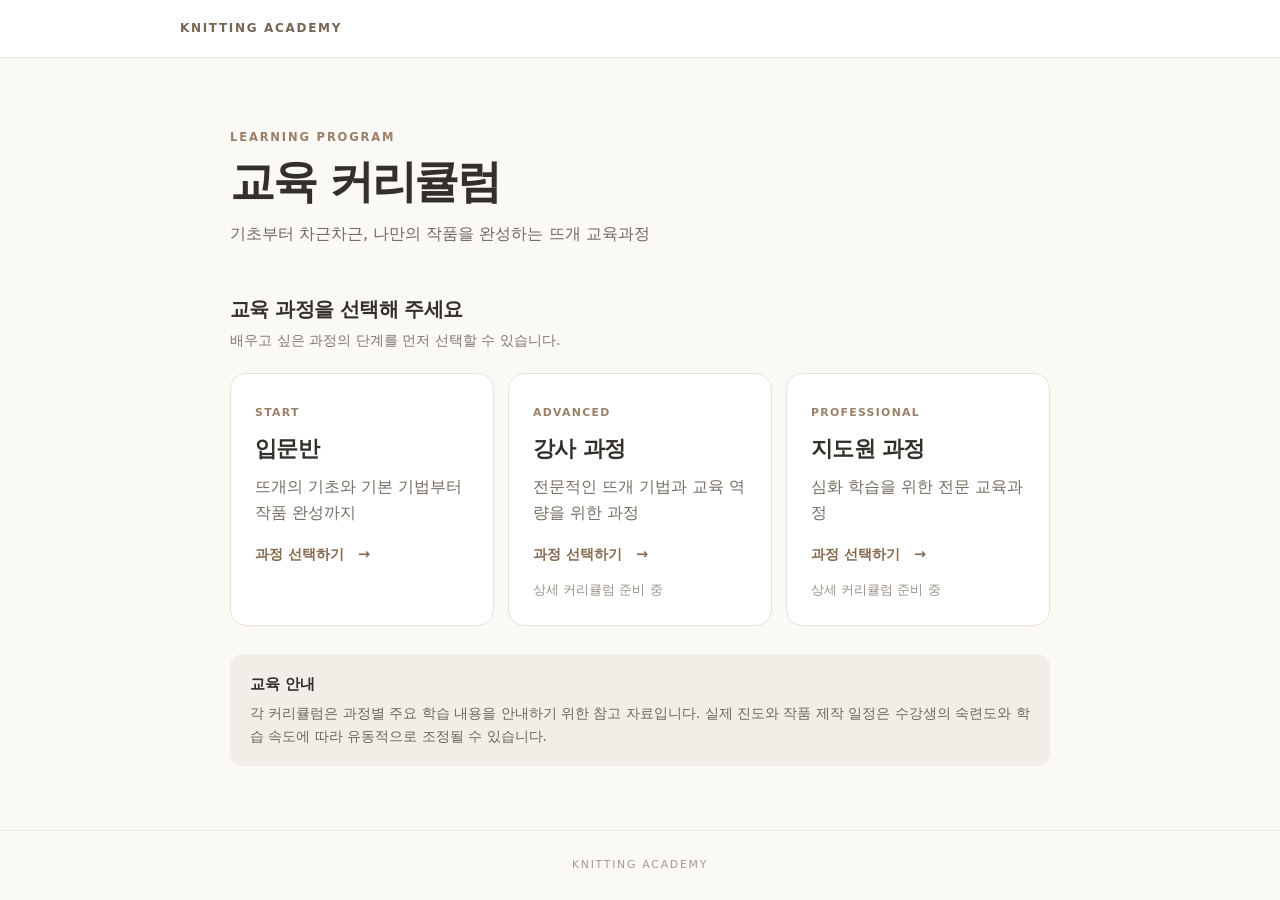
<file: index.html>
<!doctype html>
<html lang="ko"><head><meta charset="utf-8"><meta name="viewport" content="width=device-width,initial-scale=1"><meta name="theme-color" content="#f5f1eb"><title>교육 커리큘럼 | 니팅 아카데미</title><link rel="stylesheet" href="assets/style.css"></head>
<body><header class="site-head"><a class="brand" href="index.html">KNITTING ACADEMY</a></header>
<main class="wrap"><section class="hero"><p class="eyebrow">LEARNING PROGRAM</p><h1>교육 커리큘럼</h1><p class="lead">기초부터 차근차근, 나만의 작품을 완성하는 뜨개 교육과정</p></section>
<section class="intro"><h2>교육 과정을 선택해 주세요</h2><p>배우고 싶은 과정의 단계를 먼저 선택할 수 있습니다.</p></section>
<div class="stage-grid">
<a class="stage-card" href="curriculum/beginner/index.html"><span class="tag">START</span><h2>입문반</h2><p>뜨개의 기초와 기본 기법부터 작품 완성까지</p><span class="arrow">과정 선택하기　→</span></a>
<a class="stage-card" href="curriculum/teacher/index.html"><span class="tag">ADVANCED</span><h2>강사 과정</h2><p>전문적인 뜨개 기법과 교육 역량을 위한 과정</p><span class="arrow">과정 선택하기　→</span><small>상세 커리큘럼 준비 중</small></a>
<a class="stage-card" href="curriculum/instructor/index.html"><span class="tag">PROFESSIONAL</span><h2>지도원 과정</h2><p>심화 학습을 위한 전문 교육과정</p><span class="arrow">과정 선택하기　→</span><small>상세 커리큘럼 준비 중</small></a>
</div>
<section class="note"><h3>교육 안내</h3><p>각 커리큘럼은 과정별 주요 학습 내용을 안내하기 위한 참고 자료입니다. 실제 진도와 작품 제작 일정은 수강생의 숙련도와 학습 속도에 따라 유동적으로 조정될 수 있습니다.</p></section>
</main><footer>KNITTING ACADEMY</footer></body></html>
</file>
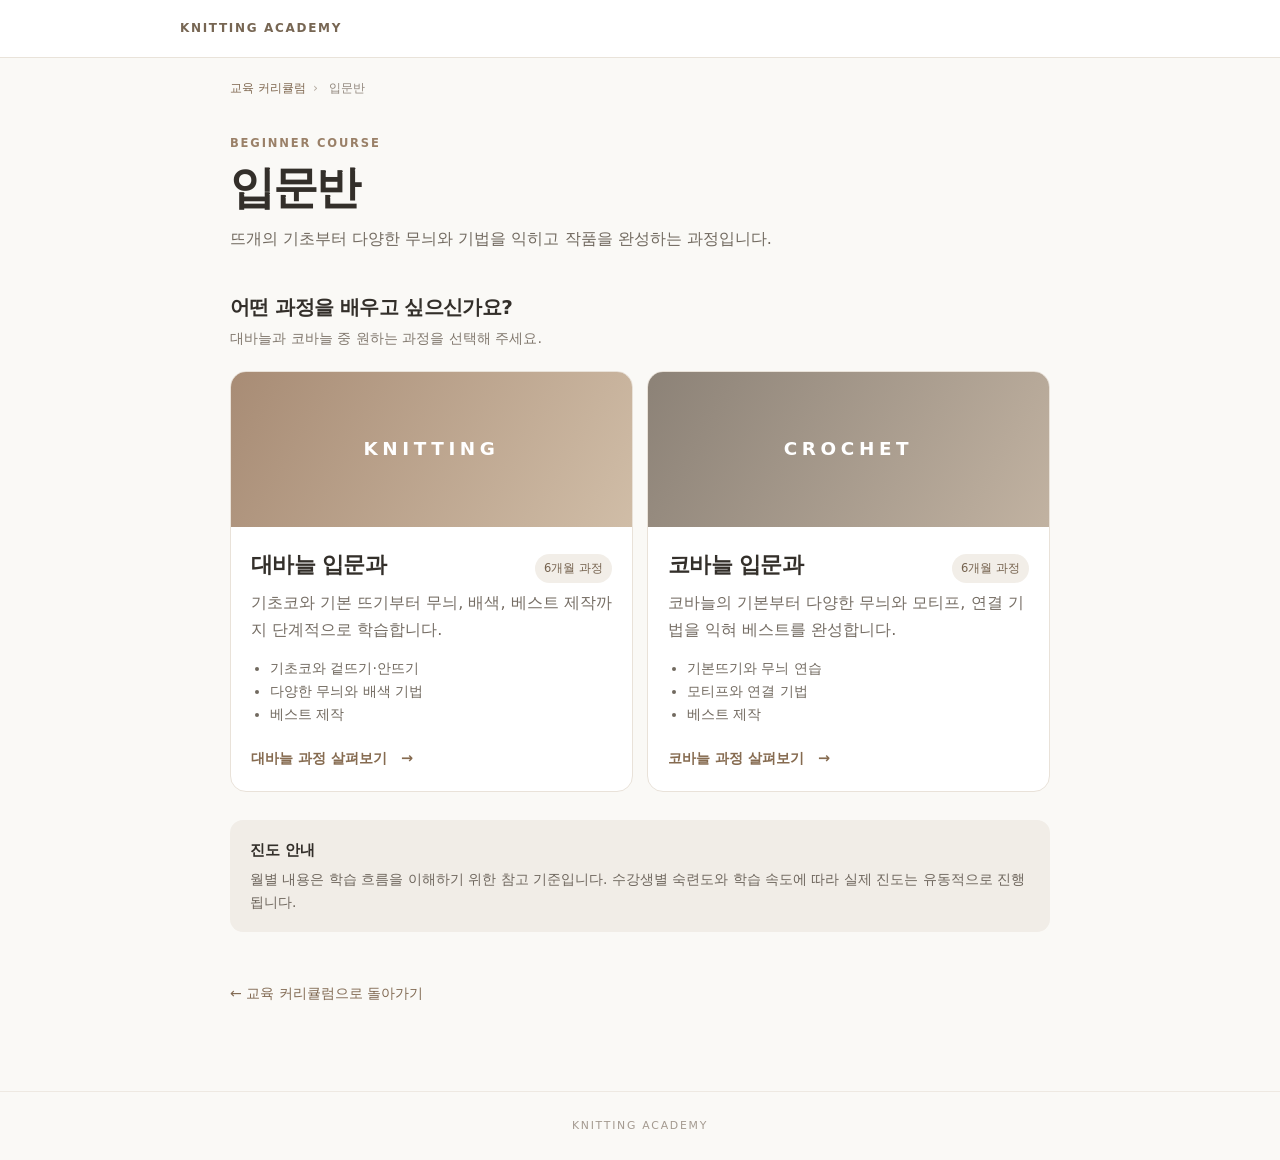
<file: curriculum/beginner/index.html>
<!doctype html>
<html lang="ko"><head><meta charset="utf-8"><meta name="viewport" content="width=device-width,initial-scale=1"><title>입문반 | 니팅 아카데미</title><link rel="stylesheet" href="../../assets/style.css"></head>
<body><header class="site-head"><a class="brand" href="../../index.html">KNITTING ACADEMY</a></header><main class="wrap">
<nav class="crumb"><a href="../../index.html">교육 커리큘럼</a><span>›</span> 입문반</nav>
<section class="hero compact"><p class="eyebrow">BEGINNER COURSE</p><h1>입문반</h1><p class="lead">뜨개의 기초부터 다양한 무늬와 기법을 익히고 작품을 완성하는 과정입니다.</p></section>
<section class="intro"><h2>어떤 과정을 배우고 싶으신가요?</h2><p>대바늘과 코바늘 중 원하는 과정을 선택해 주세요.</p></section>
<div class="choice-grid">
<a class="choice-card" href="knitting/index.html"><div class="choice-art needles" aria-hidden="true">KNITTING</div><div class="choice-body"><div class="line"><h2>대바늘 입문과</h2><span class="duration">6개월 과정</span></div><p>기초코와 기본 뜨기부터 무늬, 배색, 베스트 제작까지 단계적으로 학습합니다.</p><ul><li>기초코와 겉뜨기·안뜨기</li><li>다양한 무늬와 배색 기법</li><li>베스트 제작</li></ul><span class="arrow">대바늘 과정 살펴보기　→</span></div></a>
<a class="choice-card" href="crochet/index.html"><div class="choice-art hook" aria-hidden="true">CROCHET</div><div class="choice-body"><div class="line"><h2>코바늘 입문과</h2><span class="duration">6개월 과정</span></div><p>코바늘의 기본부터 다양한 무늬와 모티프, 연결 기법을 익혀 베스트를 완성합니다.</p><ul><li>기본뜨기와 무늬 연습</li><li>모티프와 연결 기법</li><li>베스트 제작</li></ul><span class="arrow">코바늘 과정 살펴보기　→</span></div></a>
</div>
<section class="note"><h3>진도 안내</h3><p>월별 내용은 학습 흐름을 이해하기 위한 참고 기준입니다. 수강생별 숙련도와 학습 속도에 따라 실제 진도는 유동적으로 진행됩니다.</p></section>
<a class="back-link" href="../../index.html">← 교육 커리큘럼으로 돌아가기</a></main><footer>KNITTING ACADEMY</footer></body></html>
</file>
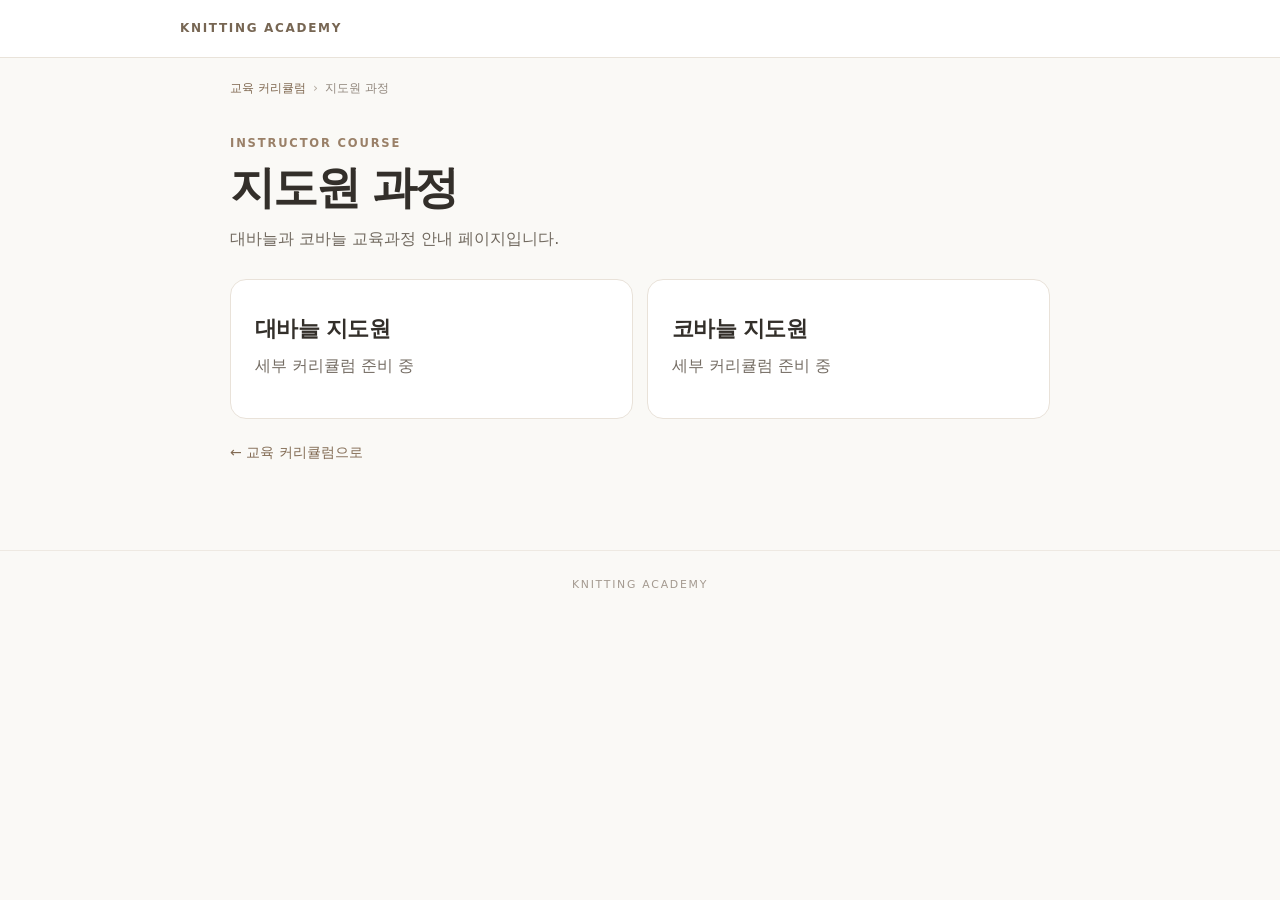
<file: curriculum/instructor/index.html>
<!doctype html><html lang="ko"><head><meta charset="utf-8"><meta name="viewport" content="width=device-width,initial-scale=1"><title>지도원 과정 | 니팅 아카데미</title><link rel="stylesheet" href="../../assets/style.css"></head><body><header class="site-head"><a class="brand" href="../../index.html">KNITTING ACADEMY</a></header><main class="wrap"><nav class="crumb"><a href="../../index.html">교육 커리큘럼</a><span>›</span>지도원 과정</nav><section class="hero compact"><p class="eyebrow">INSTRUCTOR COURSE</p><h1>지도원 과정</h1><p class="lead">대바늘과 코바늘 교육과정 안내 페이지입니다.</p></section><div class="choice-grid"><a class="stage-card" href="#"><h2>대바늘 지도원</h2><p>세부 커리큘럼 준비 중</p></a><a class="stage-card" href="#"><h2>코바늘 지도원</h2><p>세부 커리큘럼 준비 중</p></a></div><a class="back-link" href="../../index.html">← 교육 커리큘럼으로</a></main><footer>KNITTING ACADEMY</footer></body></html>
</file>
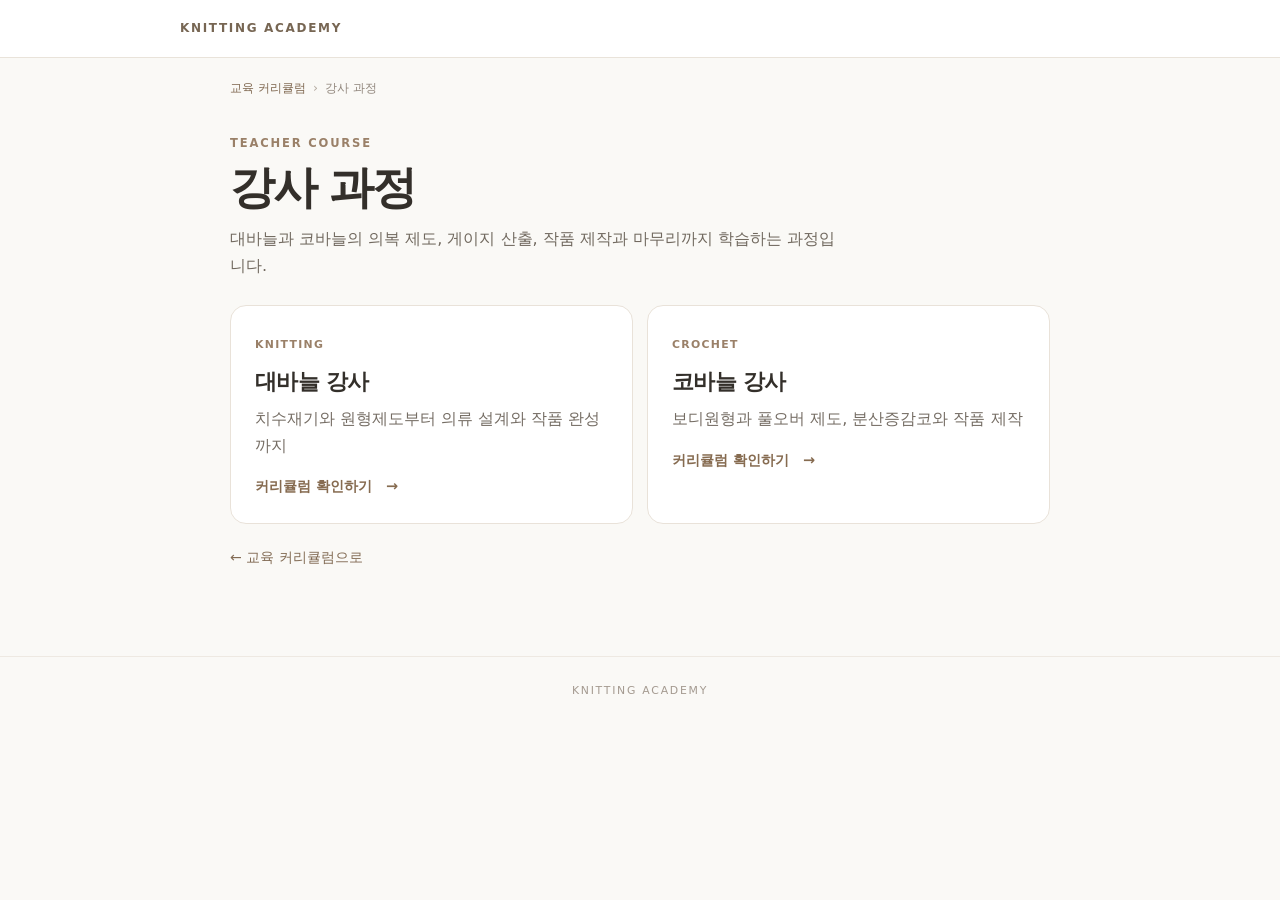
<file: curriculum/teacher/index.html>
<!doctype html>
<html lang="ko"><head><meta charset="utf-8"><meta name="viewport" content="width=device-width,initial-scale=1"><title>강사 과정 | 니팅 아카데미</title><link rel="stylesheet" href="../../assets/style.css"></head>
<body><header class="site-head"><a class="brand" href="../../index.html">KNITTING ACADEMY</a></header><main class="wrap">
<nav class="crumb"><a href="../../index.html">교육 커리큘럼</a><span>›</span>강사 과정</nav>
<section class="hero compact"><p class="eyebrow">TEACHER COURSE</p><h1>강사 과정</h1><p class="lead">대바늘과 코바늘의 의복 제도, 게이지 산출, 작품 제작과 마무리까지 학습하는 과정입니다.</p></section>
<div class="choice-grid">
<a class="stage-card" href="knitting/index.html"><span class="tag">KNITTING</span><h2>대바늘 강사</h2><p>치수재기와 원형제도부터 의류 설계와 작품 완성까지</p><span class="arrow">커리큘럼 확인하기　→</span></a>
<a class="stage-card" href="crochet/index.html"><span class="tag">CROCHET</span><h2>코바늘 강사</h2><p>보디원형과 풀오버 제도, 분산증감코와 작품 제작</p><span class="arrow">커리큘럼 확인하기　→</span></a>
</div><a class="back-link" href="../../index.html">← 교육 커리큘럼으로</a></main><footer>KNITTING ACADEMY</footer></body></html>
</file>
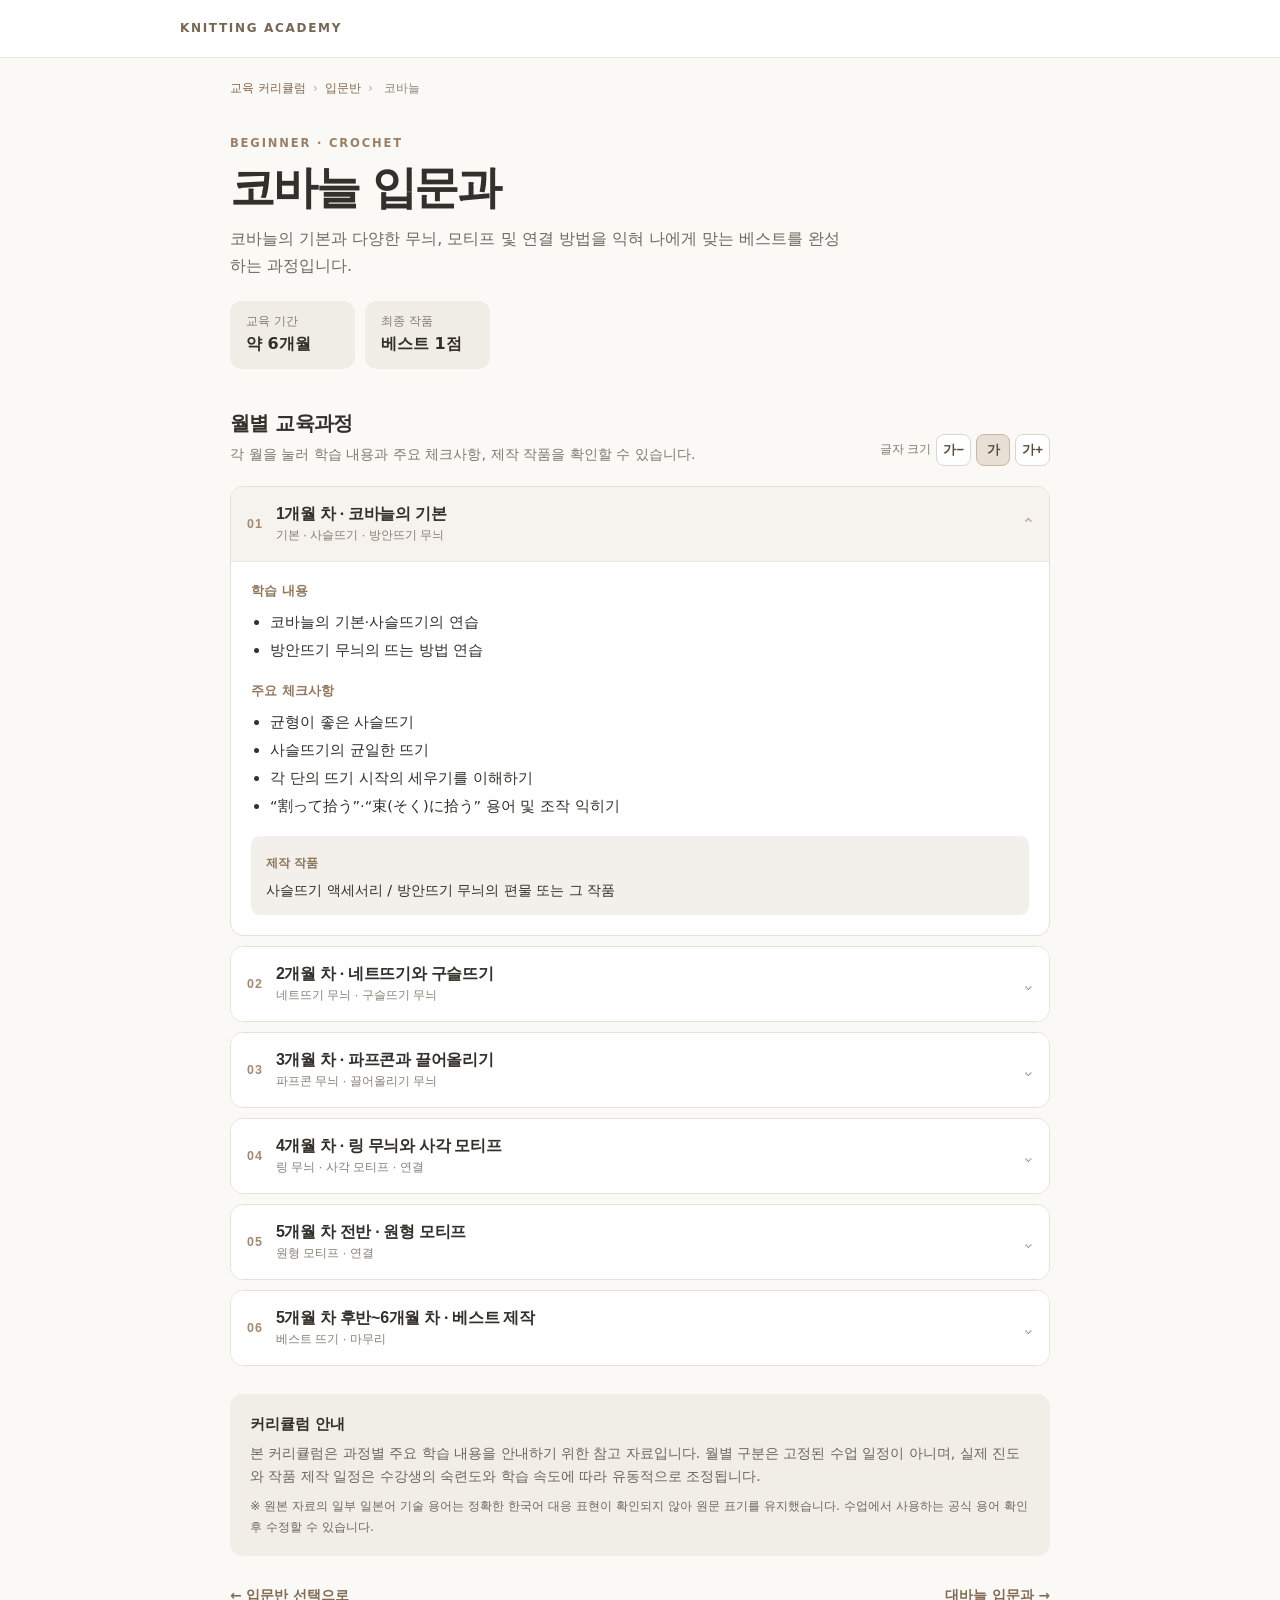
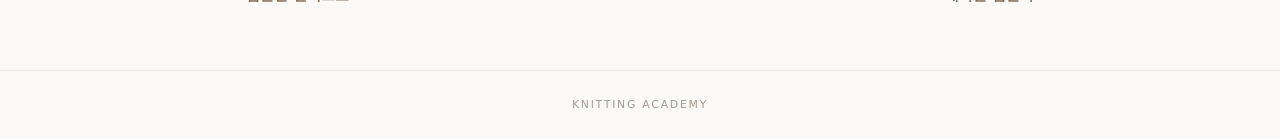
<file: curriculum/beginner/crochet/index.html>
<!doctype html>
<html lang="ko"><head><meta charset="utf-8"><meta name="viewport" content="width=device-width,initial-scale=1"><title>코바늘 입문과 | 니팅 아카데미</title><link rel="stylesheet" href="../../../assets/style.css"><script defer src="../../../assets/course.js"></script></head>
<body><header class="site-head"><a class="brand" href="../../../index.html">KNITTING ACADEMY</a></header><main class="wrap">
<nav class="crumb"><a href="../../../index.html">교육 커리큘럼</a><span>›</span><a href="../index.html">입문반</a><span>›</span> 코바늘</nav>
<section class="hero compact"><p class="eyebrow">BEGINNER · CROCHET</p><h1>코바늘 입문과</h1><p class="lead">코바늘의 기본과 다양한 무늬, 모티프 및 연결 방법을 익혀 나에게 맞는 베스트를 완성하는 과정입니다.</p><div class="facts"><div><small>교육 기간</small><strong>약 6개월</strong></div><div><small>최종 작품</small><strong>베스트 1점</strong></div></div></section>
<section class="intro course-intro"><div><h2>월별 교육과정</h2><p>각 월을 눌러 학습 내용과 주요 체크사항, 제작 작품을 확인할 수 있습니다.</p></div><div class="font-tools" aria-label="글자 크기 조절"><span>글자 크기</span><button data-font="small" aria-label="글자 작게">가−</button><button data-font="normal" class="selected" aria-label="글자 보통">가</button><button data-font="large" aria-label="글자 크게">가+</button></div></section>
<div id="course-list" class="course-list">
<article class="month open"><button class="month-toggle" aria-expanded="true"><span class="month-no">01</span><span class="month-heading"><strong>1개월 차 · 코바늘의 기본</strong><small>기본 · 사슬뜨기 · 방안뜨기 무늬</small></span><span class="chevron">⌃</span></button><div class="month-content"><h3>학습 내용</h3><ul><li>코바늘의 기본·사슬뜨기의 연습</li><li>방안뜨기 무늬의 뜨는 방법 연습</li></ul><h3>주요 체크사항</h3><ul><li>균형이 좋은 사슬뜨기</li><li>사슬뜨기의 균일한 뜨기</li><li>각 단의 뜨기 시작의 세우기를 이해하기</li><li>“割って拾う”·“束(そく)に拾う” 용어 및 조작 익히기</li></ul><div class="work"><b>제작 작품</b><p>사슬뜨기 액세서리 / 방안뜨기 무늬의 편물 또는 그 작품</p></div></div></article>
<article class="month"><button class="month-toggle" aria-expanded="false"><span class="month-no">02</span><span class="month-heading"><strong>2개월 차 · 네트뜨기와 구슬뜨기</strong><small>네트뜨기 무늬 · 구슬뜨기 무늬</small></span><span class="chevron">⌄</span></button><div class="month-content" hidden><h3>학습 내용</h3><ul><li>네트뜨기 무늬의 뜨는 방법 연습</li><li>구슬뜨기 무늬의 뜨는 방법 연습</li></ul><h3>주요 체크사항</h3><ul><li>주운 코의 뒷면과 사슬코 2코를 줍는 방법 확인</li><li>균형이 좋은 네트뜨기</li><li>구슬뜨기 뜨는 방법 익히기</li><li>구슬뜨기 무늬에서 코를 줍는 위치 확인</li></ul><div class="work"><b>제작 작품</b><p>네트뜨기 무늬의 편물 또는 작품 / 구슬뜨기 무늬의 편물 또는 작품</p></div></div></article>
<article class="month"><button class="month-toggle" aria-expanded="false"><span class="month-no">03</span><span class="month-heading"><strong>3개월 차 · 파프콘과 끌어올리기</strong><small>파프콘 무늬 · 끌어올리기 무늬</small></span><span class="chevron">⌄</span></button><div class="month-content" hidden><h3>학습 내용</h3><ul><li>파프콘 무늬의 뜨는 방법 연습</li><li>끌어올리기 무늬의 뜨는 방법 연습</li></ul><h3>주요 체크사항</h3><ul><li>파프콘 뜨기의 앞면과 뒷면 뜨는 방법 익히기</li><li>마무리 기술(돗자리뜨기)</li><li>가장자리 뜨기의 코 줍는 방법</li><li>겉끌어올리기뜨기와 안끌어올리기뜨기 방법 익히기</li></ul><div class="work"><b>제작 작품</b><p>파프콘 무늬의 편물 또는 작품 / 끌어올리기 무늬의 편물 또는 작품</p></div></div></article>
<article class="month"><button class="month-toggle" aria-expanded="false"><span class="month-no">04</span><span class="month-heading"><strong>4개월 차 · 링 무늬와 사각 모티프</strong><small>링 무늬 · 사각 모티프 · 연결</small></span><span class="chevron">⌄</span></button><div class="month-content" hidden><h3>학습 내용</h3><ul><li>링 무늬의 뜨는 방법 연습</li><li>사각 모티프의 뜨는 방법과 연결 방법 연습</li></ul><h3>주요 체크사항</h3><ul><li>크기가 고른 링뜨기</li><li>코를 비스듬히 줍는 방법 익히기</li><li>세밀한 뜨기의 테두리뜨기, 비스듬히 뜨기 익히기</li><li>모티프의 뜨는 코 익히기</li><li>사각 모티프 연결 방법 익히기</li></ul><div class="work"><b>제작 작품</b><p>링 무늬의 편물 또는 작품 / 사각 모티프의 편물 또는 작품</p></div></div></article>
<article class="month"><button class="month-toggle" aria-expanded="false"><span class="month-no">05</span><span class="month-heading"><strong>5개월 차 전반 · 원형 모티프</strong><small>원형 모티프 · 연결</small></span><span class="chevron">⌄</span></button><div class="month-content" hidden><h3>학습 내용</h3><ul><li>원형 모티프의 뜨는 방법과 연결 방법 연습</li></ul><h3>주요 체크사항</h3><ul><li>뜨면서 연결하는 원형 모티프의 모티프 연결 방법 익히기</li><li>모티프 4장이 모이는 모서리의 빼뜨기 방법 이해하기</li></ul><div class="work"><b>제작 작품</b><p>원형 모티프의 편물 또는 작품</p></div></div></article>
<article class="month"><button class="month-toggle" aria-expanded="false"><span class="month-no">06</span><span class="month-heading"><strong>5개월 차 후반~6개월 차 · 베스트 제작</strong><small>베스트 뜨기 · 마무리</small></span><span class="chevron">⌄</span></button><div class="month-content" hidden><h3>학습 내용</h3><ul><li>베스트의 뜨는 방법과 마무리 연습</li></ul><h3>주요 체크사항</h3><ul><li>옷을 뜰 때의 코바늘뜨기 기초지식 익히기</li><li>간단한 사이즈 조정을 응용하여 자신의 사이즈 베스트 만들기</li></ul><div class="work"><b>제작 작품</b><p>베스트 1점</p></div></div></article>
</div>
<section class="note"><h3>커리큘럼 안내</h3><p>본 커리큘럼은 과정별 주요 학습 내용을 안내하기 위한 참고 자료입니다. 월별 구분은 고정된 수업 일정이 아니며, 실제 진도와 작품 제작 일정은 수강생의 숙련도와 학습 속도에 따라 유동적으로 조정됩니다.</p><p class="source-note">※ 원본 자료의 일부 일본어 기술 용어는 정확한 한국어 대응 표현이 확인되지 않아 원문 표기를 유지했습니다. 수업에서 사용하는 공식 용어 확인 후 수정할 수 있습니다.</p></section>
<div class="page-nav"><a href="../index.html">← 입문반 선택으로</a><a href="../knitting/index.html">대바늘 입문과 →</a></div></main><footer>KNITTING ACADEMY</footer></body></html>
</file>
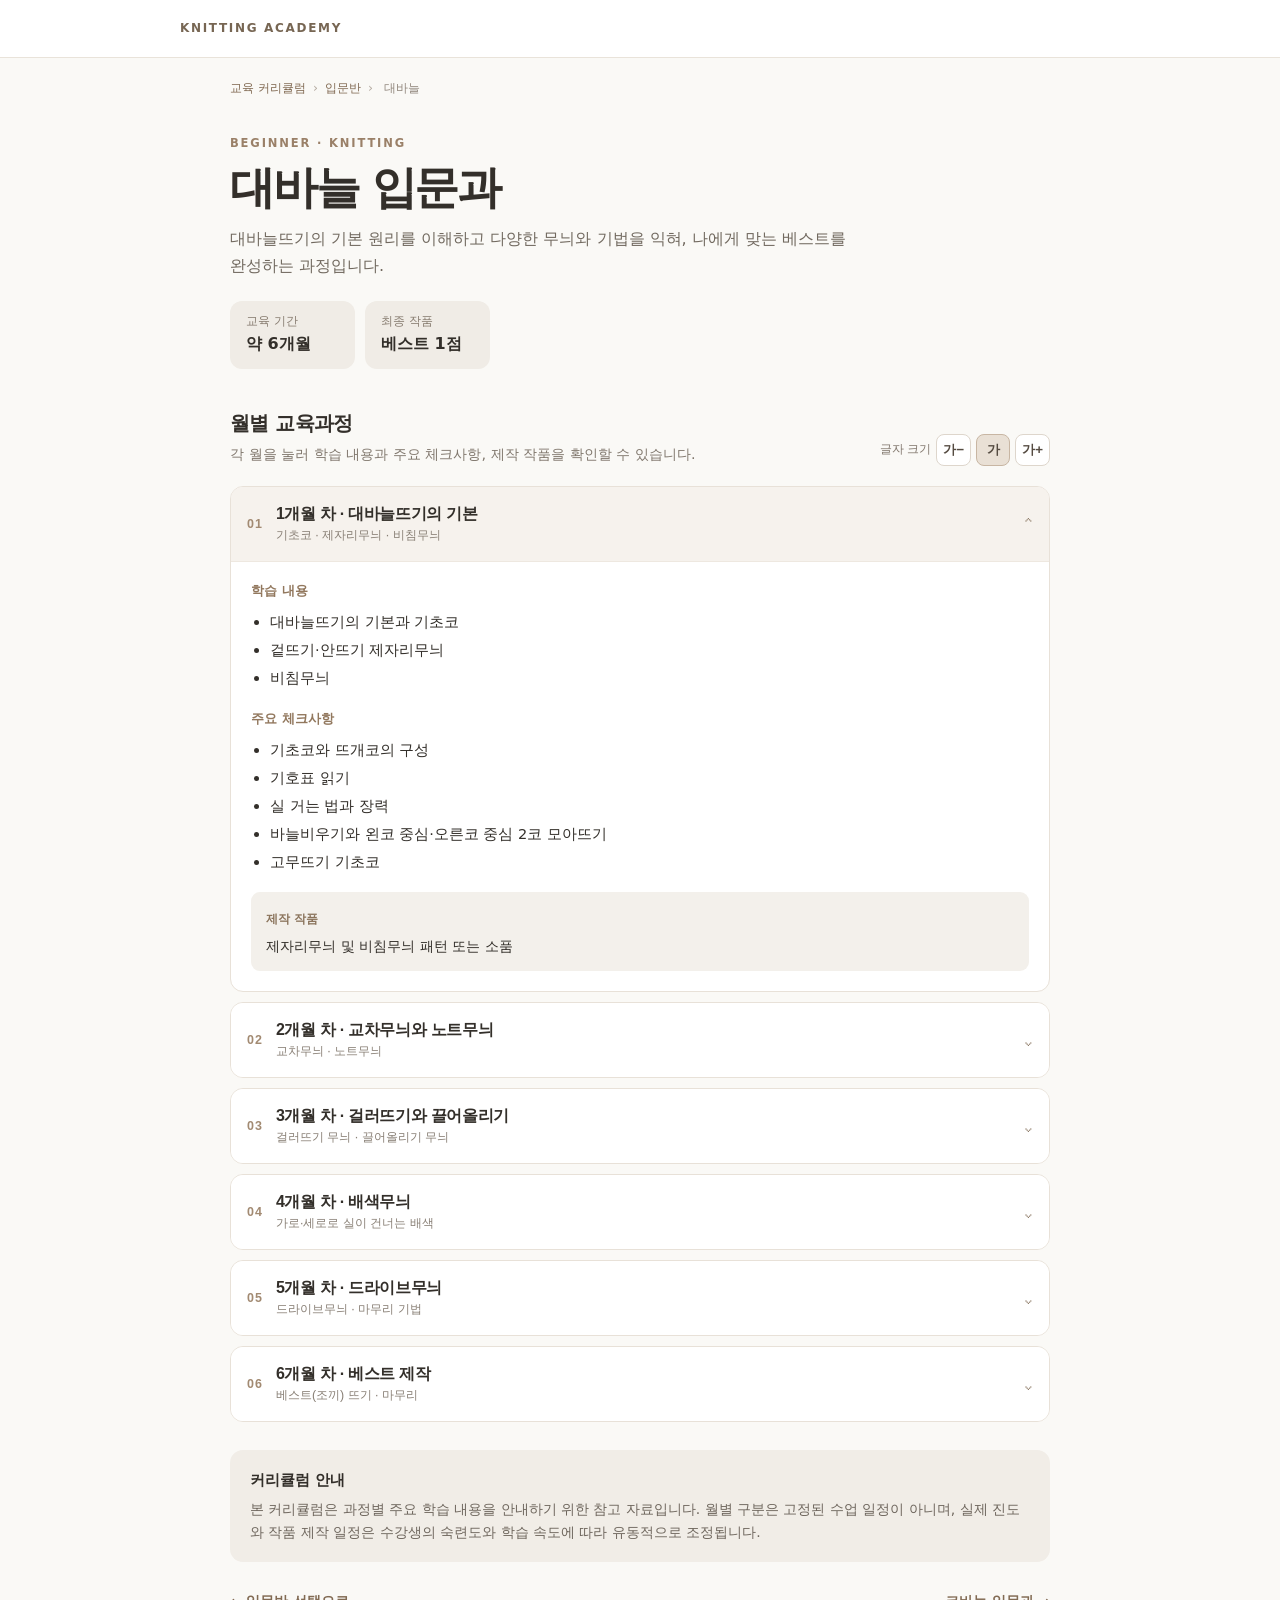
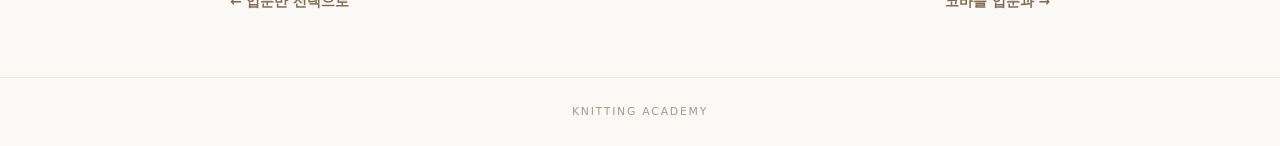
<file: curriculum/beginner/knitting/index.html>
<!doctype html>
<html lang="ko"><head><meta charset="utf-8"><meta name="viewport" content="width=device-width,initial-scale=1"><title>대바늘 입문과 | 니팅 아카데미</title><link rel="stylesheet" href="../../../assets/style.css"><script defer src="../../../assets/course.js"></script></head>
<body><header class="site-head"><a class="brand" href="../../../index.html">KNITTING ACADEMY</a></header><main class="wrap">
<nav class="crumb"><a href="../../../index.html">교육 커리큘럼</a><span>›</span><a href="../index.html">입문반</a><span>›</span> 대바늘</nav>
<section class="hero compact"><p class="eyebrow">BEGINNER · KNITTING</p><h1>대바늘 입문과</h1><p class="lead">대바늘뜨기의 기본 원리를 이해하고 다양한 무늬와 기법을 익혀, 나에게 맞는 베스트를 완성하는 과정입니다.</p><div class="facts"><div><small>교육 기간</small><strong>약 6개월</strong></div><div><small>최종 작품</small><strong>베스트 1점</strong></div></div></section>
<section class="intro course-intro"><div><h2>월별 교육과정</h2><p>각 월을 눌러 학습 내용과 주요 체크사항, 제작 작품을 확인할 수 있습니다.</p></div><div class="font-tools" aria-label="글자 크기 조절"><span>글자 크기</span><button data-font="small" aria-label="글자 작게">가−</button><button data-font="normal" class="selected" aria-label="글자 보통">가</button><button data-font="large" aria-label="글자 크게">가+</button></div></section>
<div id="course-list" class="course-list">
<article class="month open"><button class="month-toggle" aria-expanded="true"><span class="month-no">01</span><span class="month-heading"><strong>1개월 차 · 대바늘뜨기의 기본</strong><small>기초코 · 제자리무늬 · 비침무늬</small></span><span class="chevron">⌃</span></button><div class="month-content"><h3>학습 내용</h3><ul><li>대바늘뜨기의 기본과 기초코</li><li>겉뜨기·안뜨기 제자리무늬</li><li>비침무늬</li></ul><h3>주요 체크사항</h3><ul><li>기초코와 뜨개코의 구성</li><li>기호표 읽기</li><li>실 거는 법과 장력</li><li>바늘비우기와 왼코 중심·오른코 중심 2코 모아뜨기</li><li>고무뜨기 기초코</li></ul><div class="work"><b>제작 작품</b><p>제자리무늬 및 비침무늬 패턴 또는 소품</p></div></div></article>
<article class="month"><button class="month-toggle" aria-expanded="false"><span class="month-no">02</span><span class="month-heading"><strong>2개월 차 · 교차무늬와 노트무늬</strong><small>교차무늬 · 노트무늬</small></span><span class="chevron">⌄</span></button><div class="month-content" hidden><h3>학습 내용</h3><ul><li>교차무늬</li><li>노트무늬</li></ul><h3>주요 체크사항</h3><ul><li>여러 교차무늬와 기호표</li><li>노트무늬 및 감아노트 구조</li></ul><div class="work"><b>제작 작품</b><p>교차무늬·노트무늬 패턴 또는 소품</p></div></div></article>
<article class="month"><button class="month-toggle" aria-expanded="false"><span class="month-no">03</span><span class="month-heading"><strong>3개월 차 · 걸러뜨기와 끌어올리기</strong><small>걸러뜨기 무늬 · 끌어올리기 무늬</small></span><span class="chevron">⌄</span></button><div class="month-content" hidden><h3>학습 내용</h3><ul><li>걸러뜨기 무늬</li><li>끌어올리기 무늬</li></ul><h3>주요 체크사항</h3><ul><li>뜨는 코와 걸러뜨는 코 구분</li><li>끌어올리기 코 구조 및 기법</li><li>되돌려뜨기(Short Row) 경사 구조</li></ul><div class="work"><b>제작 작품</b><p>각 무늬 패턴 또는 소품</p></div></div></article>
<article class="month"><button class="month-toggle" aria-expanded="false"><span class="month-no">04</span><span class="month-heading"><strong>4개월 차 · 배색무늬</strong><small>가로·세로로 실이 건너는 배색</small></span><span class="chevron">⌄</span></button><div class="month-content" hidden><h3>학습 내용</h3><ul><li>가로로 실이 건너는 배색무늬</li><li>세로로 실이 건너는 배색무늬</li></ul><h3>주요 체크사항</h3><ul><li>바탕실과 배색실의 장력 균형</li><li>세로 배색 방식</li></ul><div class="work"><b>제작 작품</b><p>각 배색무늬 패턴 또는 소품</p></div></div></article>
<article class="month"><button class="month-toggle" aria-expanded="false"><span class="month-no">05</span><span class="month-heading"><strong>5개월 차 · 드라이브무늬</strong><small>드라이브무늬 · 마무리 기법</small></span><span class="chevron">⌄</span></button><div class="month-content" hidden><h3>학습 내용</h3><ul><li>드라이브무늬</li></ul><h3>주요 체크사항</h3><ul><li>매달려 있는 여러 실의 겉·안 바꿔 잡는 편물 구조 제어</li><li>드라이브무늬 코 감기와 원리</li><li>코마무리와 세로잇기(과·단), 가로잇기</li><li>도안 해석</li></ul><div class="work"><b>제작 작품</b><p>드라이브무늬 패턴 또는 소품</p></div></div></article>
<article class="month"><button class="month-toggle" aria-expanded="false"><span class="month-no">06</span><span class="month-heading"><strong>6개월 차 · 베스트 제작</strong><small>베스트(조끼) 뜨기 · 마무리</small></span><span class="chevron">⌄</span></button><div class="month-content" hidden><h3>학습 내용</h3><ul><li>베스트(조끼) 뜨기</li><li>마무리</li></ul><h3>주요 체크사항</h3><ul><li>의류 제작 기초지식과 입체 구조</li><li>간단한 치수 조정으로 자기 사이즈에 맞춘 베스트 제작</li></ul><div class="work"><b>제작 작품</b><p>베스트 1점</p></div></div></article>
</div>
<section class="note"><h3>커리큘럼 안내</h3><p>본 커리큘럼은 과정별 주요 학습 내용을 안내하기 위한 참고 자료입니다. 월별 구분은 고정된 수업 일정이 아니며, 실제 진도와 작품 제작 일정은 수강생의 숙련도와 학습 속도에 따라 유동적으로 조정됩니다.</p></section>
<div class="page-nav"><a href="../index.html">← 입문반 선택으로</a><a href="../crochet/index.html">코바늘 입문과 →</a></div></main><footer>KNITTING ACADEMY</footer></body></html>
</file>
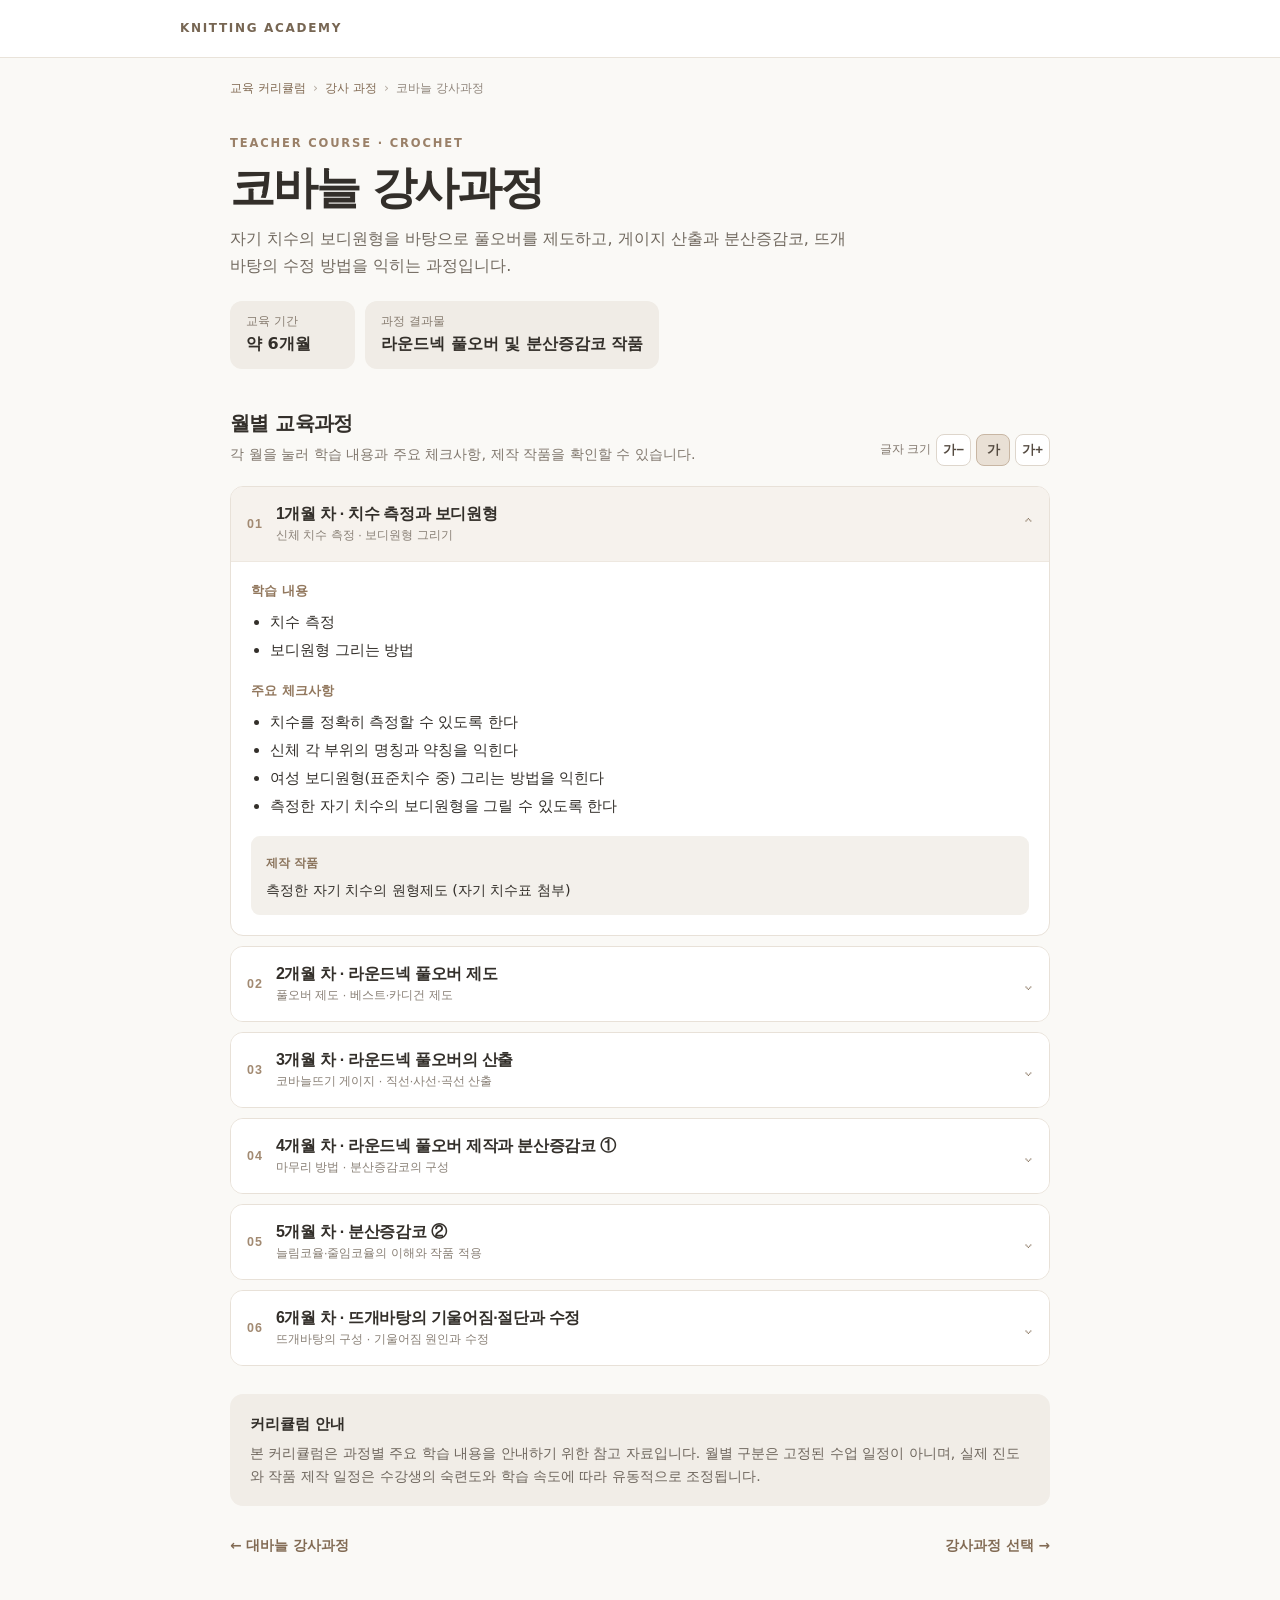
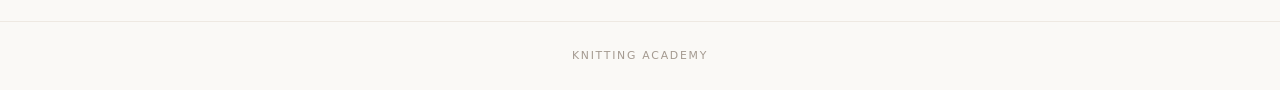
<file: curriculum/teacher/crochet/index.html>
<!doctype html>
<html lang="ko"><head><meta charset="utf-8"><meta name="viewport" content="width=device-width,initial-scale=1"><title>코바늘 강사과정 | 니팅 아카데미</title><link rel="stylesheet" href="../../../assets/style.css"><script defer src="../../../assets/course.js"></script></head>
<body><header class="site-head"><a class="brand" href="../../../index.html">KNITTING ACADEMY</a></header><main class="wrap">
<nav class="crumb"><a href="../../../index.html">교육 커리큘럼</a><span>›</span><a href="../index.html">강사 과정</a><span>›</span>코바늘 강사과정</nav>
<section class="hero compact"><p class="eyebrow">TEACHER COURSE · CROCHET</p><h1>코바늘 강사과정</h1><p class="lead">자기 치수의 보디원형을 바탕으로 풀오버를 제도하고, 게이지 산출과 분산증감코, 뜨개바탕의 수정 방법을 익히는 과정입니다.</p><div class="facts"><div><small>교육 기간</small><strong>약 6개월</strong></div><div><small>과정 결과물</small><strong>라운드넥 풀오버 및 분산증감코 작품</strong></div></div></section>
<section class="intro course-intro"><div><h2>월별 교육과정</h2><p>각 월을 눌러 학습 내용과 주요 체크사항, 제작 작품을 확인할 수 있습니다.</p></div><div class="font-tools" aria-label="글자 크기 조절"><span>글자 크기</span><button data-font="small" aria-label="글자 작게">가−</button><button data-font="normal" class="selected" aria-label="글자 보통">가</button><button data-font="large" aria-label="글자 크게">가+</button></div></section>
<div id="course-list" class="course-list"><article class="month open">
<button class="month-toggle" aria-expanded="true">
<span class="month-no">01</span>
<span class="month-heading"><strong>1개월 차 · 치수 측정과 보디원형</strong><small>신체 치수 측정 · 보디원형 그리기</small></span>
<span class="chevron">⌃</span></button>
<div class="month-content">
<h3>학습 내용</h3><ul><li>치수 측정</li><li>보디원형 그리는 방법</li></ul>
<h3>주요 체크사항</h3><ul><li>치수를 정확히 측정할 수 있도록 한다</li><li>신체 각 부위의 명칭과 약칭을 익힌다</li><li>여성 보디원형(표준치수 중) 그리는 방법을 익힌다</li><li>측정한 자기 치수의 보디원형을 그릴 수 있도록 한다</li></ul>
<div class="work"><b>제작 작품</b><p>측정한 자기 치수의 원형제도 (자기 치수표 첨부)</p></div>
</div></article>
<article class="month">
<button class="month-toggle" aria-expanded="false">
<span class="month-no">02</span>
<span class="month-heading"><strong>2개월 차 · 라운드넥 풀오버 제도</strong><small>풀오버 제도 · 베스트·카디건 제도</small></span>
<span class="chevron">⌄</span></button>
<div class="month-content" hidden>
<h3>학습 내용</h3><ul><li>라운드넥 풀오버의 제도방법</li><li>베스트·풀오버·카디건의 제도방법</li></ul>
<h3>주요 체크사항</h3><ul><li>풀오버의 제도방법을 익힌다</li><li>자기 보디원형에서 전개하는 풀오버를 제도한다</li><li>베스트·풀오버·카디건 제도의 특징을 익힌다</li><li>보정원형을 이해한다</li></ul>

</div></article>
<article class="month">
<button class="month-toggle" aria-expanded="false">
<span class="month-no">03</span>
<span class="month-heading"><strong>3개월 차 · 라운드넥 풀오버의 산출</strong><small>코바늘뜨기 게이지 · 직선·사선·곡선 산출</small></span>
<span class="chevron">⌄</span></button>
<div class="month-content" hidden>
<h3>학습 내용</h3><ul><li>라운드넥 풀오버의 산출</li></ul>
<h3>주요 체크사항</h3><ul><li>코바늘뜨기의 게이지 정하는 방법을 이해한다</li><li>직선과 사선의 코수·단수 산출방법을 익힌다</li><li>진동둘레·목둘레·소매산 등 곡선의 산출방법을 익힌다</li></ul>

</div></article>
<article class="month">
<button class="month-toggle" aria-expanded="false">
<span class="month-no">04</span>
<span class="month-heading"><strong>4개월 차 · 라운드넥 풀오버 제작과 분산증감코 ①</strong><small>마무리 방법 · 분산증감코의 구성</small></span>
<span class="chevron">⌄</span></button>
<div class="month-content" hidden>
<h3>학습 내용</h3><ul><li>라운드넥 풀오버의 뜨는 방법과 마무리 방법</li><li>코바늘뜨기의 게이지 조정과 분산증감코 ①</li></ul>
<h3>주요 체크사항</h3><ul><li>마무리 기술을 익히고 아름다운 작품이 완성되도록 한다 (다림질·소매잇기)</li><li>분산증감코 무늬의 구성과 무늬가 커지거나 작아지는 시스템을 이해한다</li></ul>
<div class="work"><b>제작 작품</b><p>자기 치수의 제도로 제작한 라운드넥 풀오버</p></div>
</div></article>
<article class="month">
<button class="month-toggle" aria-expanded="false">
<span class="month-no">05</span>
<span class="month-heading"><strong>5개월 차 · 분산증감코 ②</strong><small>늘림코율·줄임코율의 이해와 작품 적용</small></span>
<span class="chevron">⌄</span></button>
<div class="month-content" hidden>
<h3>학습 내용</h3><ul><li>코바늘뜨기의 분산증감코 ②</li></ul>
<h3>주요 체크사항</h3><ul><li>분산증감코의 늘림코율(줄임코율)을 이해하고 작품 제작에 응용한다</li></ul>
<div class="work"><b>제작 작품</b><p>분산증감코를 사용한 작품 (숄 칼라 또는 튜닉 베스트)</p></div>
</div></article>
<article class="month">
<button class="month-toggle" aria-expanded="false">
<span class="month-no">06</span>
<span class="month-heading"><strong>6개월 차 · 뜨개바탕의 기울어짐·절단과 수정</strong><small>뜨개바탕의 구성 · 기울어짐 원인과 수정</small></span>
<span class="chevron">⌄</span></button>
<div class="month-content" hidden>
<h3>학습 내용</h3><ul><li>뜨개바탕의 기울어짐·절단과 수정</li></ul>
<h3>주요 체크사항</h3><ul><li>코바늘뜨기 뜨개코의 구성과 코 줍는 위치에 따른 뜨개바탕 기울어짐의 원인을 이해한다</li><li>뜨개바탕의 구성요소를 이해하고 절단과 수정방법을 익힌다</li></ul>

</div></article></div>
<section class="note"><h3>커리큘럼 안내</h3><p>본 커리큘럼은 과정별 주요 학습 내용을 안내하기 위한 참고 자료입니다. 월별 구분은 고정된 수업 일정이 아니며, 실제 진도와 작품 제작 일정은 수강생의 숙련도와 학습 속도에 따라 유동적으로 조정됩니다.</p></section>
<div class="page-nav"><a href="../knitting/index.html">← 대바늘 강사과정</a><a href="../index.html">강사과정 선택 →</a></div></main><footer>KNITTING ACADEMY</footer></body></html>
</file>
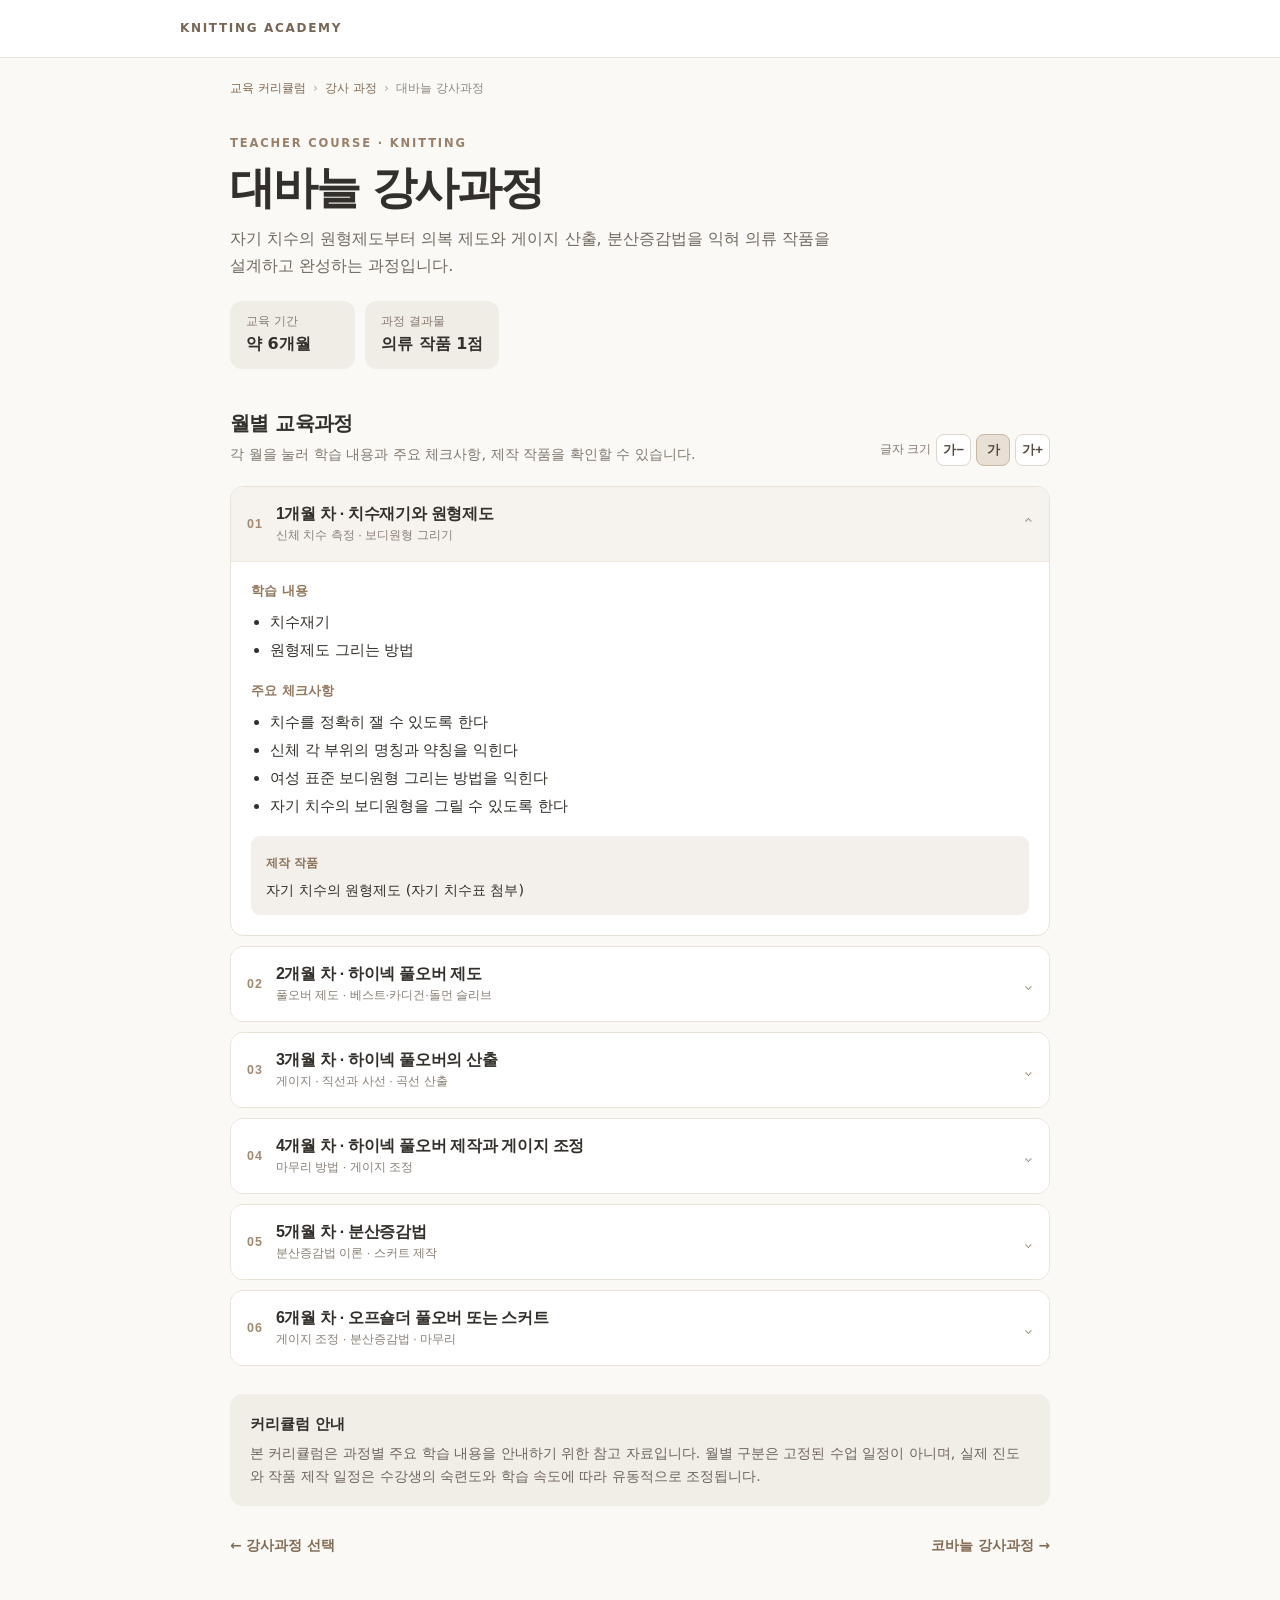
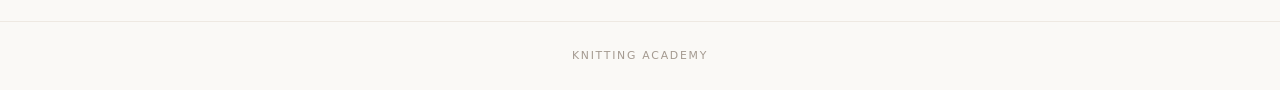
<file: curriculum/teacher/knitting/index.html>
<!doctype html>
<html lang="ko"><head><meta charset="utf-8"><meta name="viewport" content="width=device-width,initial-scale=1"><title>대바늘 강사과정 | 니팅 아카데미</title><link rel="stylesheet" href="../../../assets/style.css"><script defer src="../../../assets/course.js"></script></head>
<body><header class="site-head"><a class="brand" href="../../../index.html">KNITTING ACADEMY</a></header><main class="wrap">
<nav class="crumb"><a href="../../../index.html">교육 커리큘럼</a><span>›</span><a href="../index.html">강사 과정</a><span>›</span>대바늘 강사과정</nav>
<section class="hero compact"><p class="eyebrow">TEACHER COURSE · KNITTING</p><h1>대바늘 강사과정</h1><p class="lead">자기 치수의 원형제도부터 의복 제도와 게이지 산출, 분산증감법을 익혀 의류 작품을 설계하고 완성하는 과정입니다.</p><div class="facts"><div><small>교육 기간</small><strong>약 6개월</strong></div><div><small>과정 결과물</small><strong>의류 작품 1점</strong></div></div></section>
<section class="intro course-intro"><div><h2>월별 교육과정</h2><p>각 월을 눌러 학습 내용과 주요 체크사항, 제작 작품을 확인할 수 있습니다.</p></div><div class="font-tools" aria-label="글자 크기 조절"><span>글자 크기</span><button data-font="small" aria-label="글자 작게">가−</button><button data-font="normal" class="selected" aria-label="글자 보통">가</button><button data-font="large" aria-label="글자 크게">가+</button></div></section>
<div id="course-list" class="course-list"><article class="month open">
<button class="month-toggle" aria-expanded="true">
<span class="month-no">01</span>
<span class="month-heading"><strong>1개월 차 · 치수재기와 원형제도</strong><small>신체 치수 측정 · 보디원형 그리기</small></span>
<span class="chevron">⌃</span></button>
<div class="month-content">
<h3>학습 내용</h3><ul><li>치수재기</li><li>원형제도 그리는 방법</li></ul>
<h3>주요 체크사항</h3><ul><li>치수를 정확히 잴 수 있도록 한다</li><li>신체 각 부위의 명칭과 약칭을 익힌다</li><li>여성 표준 보디원형 그리는 방법을 익힌다</li><li>자기 치수의 보디원형을 그릴 수 있도록 한다</li></ul>
<div class="work"><b>제작 작품</b><p>자기 치수의 원형제도 (자기 치수표 첨부)</p></div>
</div></article>
<article class="month">
<button class="month-toggle" aria-expanded="false">
<span class="month-no">02</span>
<span class="month-heading"><strong>2개월 차 · 하이넥 풀오버 제도</strong><small>풀오버 제도 · 베스트·카디건·돌먼 슬리브</small></span>
<span class="chevron">⌄</span></button>
<div class="month-content" hidden>
<h3>학습 내용</h3><ul><li>하이넥 풀오버의 제도</li><li>베스트·카디건·돌먼 슬리브 풀오버의 제도 방법</li></ul>
<h3>주요 체크사항</h3><ul><li>풀오버의 제도 방법을 익힌다</li><li>자기 보디원형에서 전개하는 하이넥 풀오버를 제도한다</li><li>각 의복 제도의 특징을 익힌다</li><li>보정원형을 이해한다</li><li>몸판과 소매의 접속원형을 이해한다</li></ul>
<div class="work"><b>제작 작품</b><p>자기 치수의 원형에서 전개한 하이넥 풀오버의 제도</p></div>
</div></article>
<article class="month">
<button class="month-toggle" aria-expanded="false">
<span class="month-no">03</span>
<span class="month-heading"><strong>3개월 차 · 하이넥 풀오버의 산출</strong><small>게이지 · 직선과 사선 · 곡선 산출</small></span>
<span class="chevron">⌄</span></button>
<div class="month-content" hidden>
<h3>학습 내용</h3><ul><li>대바늘뜨기 하이넥 풀오버의 산출</li></ul>
<h3>주요 체크사항</h3><ul><li>대바늘뜨기의 게이지 정하는 방법을 이해한다</li><li>직선과 사선의 코수·단수 산출방법을 익힌다</li><li>진동둘레나 목둘레·소매산 등 곡선의 산출방법을 익힌다</li></ul>

</div></article>
<article class="month">
<button class="month-toggle" aria-expanded="false">
<span class="month-no">04</span>
<span class="month-heading"><strong>4개월 차 · 하이넥 풀오버 제작과 게이지 조정</strong><small>마무리 방법 · 게이지 조정</small></span>
<span class="chevron">⌄</span></button>
<div class="month-content" hidden>
<h3>학습 내용</h3><ul><li>대바늘뜨기 하이넥 풀오버의 마무리 방법</li><li>대바늘뜨기의 게이지 조정</li></ul>
<h3>주요 체크사항</h3><ul><li>마무리 기술을 익히고 아름다운 작품이 완성되도록 한다 (다림질·소매잇기)</li><li>대바늘뜨기의 게이지 조정 이론을 이해한다</li><li>게이지 조정을 사용한 터틀넥 풀오버를 제도한다</li></ul>
<div class="work"><b>제작 작품</b><p>자기 치수의 제도로 제작한 하이넥 풀오버</p></div>
</div></article>
<article class="month">
<button class="month-toggle" aria-expanded="false">
<span class="month-no">05</span>
<span class="month-heading"><strong>5개월 차 · 분산증감법</strong><small>분산증감법 이론 · 스커트 제작</small></span>
<span class="chevron">⌄</span></button>
<div class="month-content" hidden>
<h3>학습 내용</h3><ul><li>대바늘뜨기의 분산증감법</li></ul>
<h3>주요 체크사항</h3><ul><li>대바늘뜨기의 분산증감법 이론을 이해한다</li><li>분산증감법을 사용한 스커트를 제도한다</li></ul>
<div class="work"><b>제작 작품</b><p>분산증감법을 사용한 스커트</p></div>
</div></article>
<article class="month">
<button class="month-toggle" aria-expanded="false">
<span class="month-no">06</span>
<span class="month-heading"><strong>6개월 차 · 오프숄더 풀오버 또는 스커트</strong><small>게이지 조정 · 분산증감법 · 마무리</small></span>
<span class="chevron">⌄</span></button>
<div class="month-content" hidden>
<h3>학습 내용</h3><ul><li>게이지 조정을 사용한 오프숄더 풀오버</li><li>분산증감법을 사용한 스커트</li><li>작품 마무리 방법</li></ul>
<h3>주요 체크사항</h3><ul><li>각각의 작품에 맞는 뜨개방법과 마무리 방법을 익힌다</li></ul>
<div class="work"><b>제작 작품</b><p>게이지 조정을 사용한 오프숄더 풀오버 또는 분산증감법을 사용한 스커트 등 1점 (자기 치수의 원형에서 전개)</p></div>
</div></article></div>
<section class="note"><h3>커리큘럼 안내</h3><p>본 커리큘럼은 과정별 주요 학습 내용을 안내하기 위한 참고 자료입니다. 월별 구분은 고정된 수업 일정이 아니며, 실제 진도와 작품 제작 일정은 수강생의 숙련도와 학습 속도에 따라 유동적으로 조정됩니다.</p></section>
<div class="page-nav"><a href="../index.html">← 강사과정 선택</a><a href="../crochet/index.html">코바늘 강사과정 →</a></div></main><footer>KNITTING ACADEMY</footer></body></html>
</file>
<file: assets/style.css>
*{box-sizing:border-box}html{font-size:16px}body{margin:0;background:#faf9f6;color:#332f2a;font-family:system-ui,-apple-system,"Noto Sans KR",sans-serif;line-height:1.65}.site-head{height:58px;border-bottom:1px solid #e9e3da;background:#fff;display:flex;align-items:center;padding:0 max(22px,calc((100% - 920px)/2))}.brand{font-size:.75rem;font-weight:800;letter-spacing:.14em;color:#776653;text-decoration:none}.wrap{width:min(100% - 36px,820px);margin:0 auto 64px}.hero{padding:54px 0 34px}.hero.compact{padding:35px 0 26px}.eyebrow{font-size:.72rem;letter-spacing:.16em;font-weight:750;color:#9a8068;margin:0 0 8px}.hero h1{font-size:clamp(2rem,7vw,2.8rem);line-height:1.2;letter-spacing:-.05em;margin:0 0 12px}.lead{color:#71695f;max-width:620px;margin:0;font-size:1rem}.intro{margin:12px 0 20px}.intro h2{font-size:1.25rem;margin:0 0 3px;letter-spacing:-.03em}.intro p{margin:0;color:#81786e;font-size:.9rem}.stage-grid,.choice-grid{display:grid;gap:14px}.stage-card,.choice-card{display:block;background:#fff;border:1px solid #e9e2d9;border-radius:16px;color:inherit;text-decoration:none;overflow:hidden;transition:transform .15s,border-color .15s}.stage-card{padding:24px}.stage-card:hover,.choice-card:hover{transform:translateY(-2px);border-color:#bba58e}.tag{font-size:.68rem;letter-spacing:.12em;color:#9a8068;font-weight:800}.stage-card h2,.choice-body h2{margin:7px 0;font-size:1.35rem;letter-spacing:-.03em}.stage-card p,.choice-body p{color:#756d64;margin:0 0 14px}.arrow{font-size:.9rem;color:#866b50;font-weight:700}.stage-card small{display:block;color:#9b938a;margin-top:12px}.choice-art{height:132px;display:flex;align-items:center;justify-content:center;font-size:1.15rem;letter-spacing:.25em;font-weight:800;color:#fff}.needles{background:linear-gradient(120deg,#a88c75,#d0bda7)}.hook{background:linear-gradient(120deg,#8c8277,#c1b2a1)}.choice-body{padding:20px}.line{display:flex;justify-content:space-between;align-items:center;gap:10px}.line h2{margin:0 0 8px}.duration{white-space:nowrap;font-size:.72rem;background:#f2eee8;color:#76634f;padding:5px 9px;border-radius:30px}.choice-body ul{padding-left:19px;color:#71695f;font-size:.88rem;margin:0 0 18px}.note{background:#f1ede7;border-radius:13px;padding:18px 20px;margin:28px 0}.note h3{font-size:.95rem;margin:0 0 5px}.note p{font-size:.87rem;color:#6f675e;margin:0}.source-note{margin-top:8px!important;font-size:.78rem!important}.crumb{padding-top:20px;font-size:.78rem;color:#91877d}.crumb a,.back-link,.page-nav a{color:#826b54;text-decoration:none}.crumb span{padding:0 7px;color:#b4aaa0}.facts{display:flex;gap:10px;margin-top:22px}.facts div{background:#f0ece6;border-radius:12px;padding:11px 16px;min-width:125px}.facts small{display:block;color:#887d71;font-size:.72rem}.facts strong{font-size:1rem}.course-intro{display:flex;align-items:end;justify-content:space-between;gap:12px;flex-wrap:wrap}.font-tools{display:flex;align-items:center;gap:5px;color:#82786e;font-size:.75rem}.font-tools button{border:1px solid #ded6cc;background:#fff;border-radius:8px;min-width:34px;height:32px;color:#554b41;font-weight:700}.font-tools button.selected{background:#e9e0d5;border-color:#c8b6a3}.course-list{display:grid;gap:10px}.month{background:#fff;border:1px solid #e8e1d8;border-radius:13px;overflow:hidden}.month-toggle{width:100%;border:0;background:#fff;padding:17px 16px;display:flex;align-items:center;gap:13px;text-align:left;color:inherit;cursor:pointer}.month.open .month-toggle{background:#f6f2ed}.month-no{font-size:.78rem;font-weight:800;color:#a28a72;letter-spacing:.08em}.month-heading{display:grid;gap:2px;flex:1}.month-heading strong{font-size:1rem;letter-spacing:-.02em}.month-heading small{font-size:.78rem;color:#887f75}.chevron{font-size:1.2rem;color:#8d7a66}.month-content{padding:18px 20px 20px;border-top:1px solid #eee8e0}.month-content[hidden]{display:none}.month-content h3{font-size:.83rem;color:#92785e;margin:0 0 6px}.month-content ul{margin:0 0 16px;padding-left:19px;font-size:.91rem}.month-content li{padding:2px 0}.work{background:#f3f0eb;padding:13px 15px;border-radius:9px}.work b{font-size:.78rem;color:#8a735b}.work p{margin:3px 0 0;font-size:.9rem}.page-nav{display:flex;justify-content:space-between;gap:12px;margin-top:26px;font-size:.86rem;font-weight:650}.back-link{display:inline-block;margin:22px 0;font-size:.88rem}footer{text-align:center;padding:25px;color:#a49a90;font-size:.68rem;letter-spacing:.16em;border-top:1px solid #eee9e2}body.font-small .month-content{font-size:.86rem}body.font-large .month-content{font-size:1.12rem}body.font-large .month-content ul,body.font-large .work p{font-size:1.08rem}@media(min-width:680px){.stage-grid{grid-template-columns:repeat(3,1fr)}.choice-grid{grid-template-columns:repeat(2,1fr)}.choice-art{height:155px}.hero{padding-top:70px}}@media(max-width:420px){.wrap{width:calc(100% - 28px)}.month-toggle{padding:15px 12px;gap:9px}.month-heading strong{font-size:.93rem}.month-heading small{font-size:.72rem}.month-content{padding:16px}.facts div{flex:1}.line{align-items:flex-start;flex-direction:column;gap:0}}
</file>
